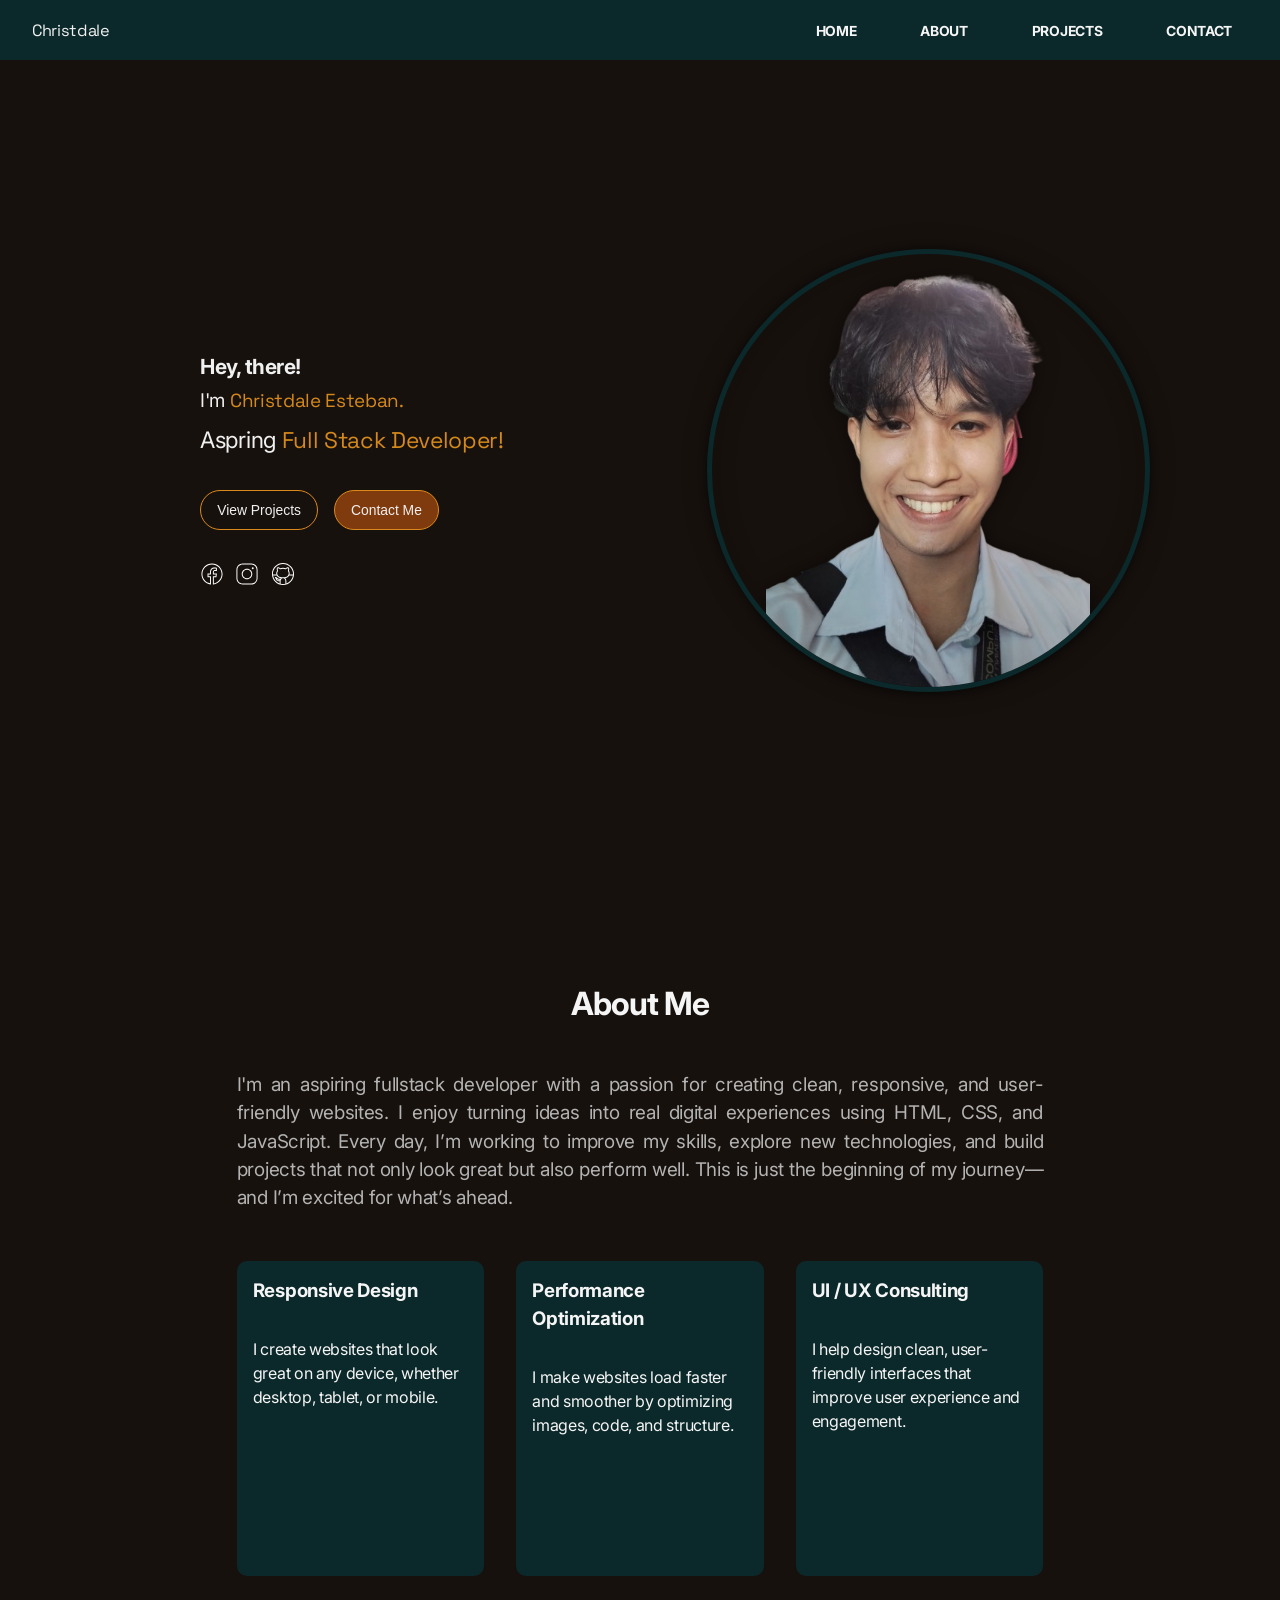
<file: index.html>
<<<<<<< HEAD
<!DOCTYPE html>
<html lang="en">
<head>
    <meta charset="UTF-8">
    <meta name="viewport" content="width=device-width, initial-scale=1.0">
    <title>Portfolio</title>
    <link rel="stylesheet" href="styles.css">
    <link rel="preconnect" href="https://fonts.googleapis.com">
    <link rel="preconnect" href="https://fonts.gstatic.com" crossorigin>
    <link href="https://fonts.googleapis.com/css2?family=Inter:wght@400;500;700&family=Space+Grotesk:wght@600&display=swap" rel="stylesheet">
    <script src="javascript.js" defer></script>
</head>
<body>
    <header class="primary-header">
        <div class="logo">
            <a href="homepage.html">Christdale</a>
        </div>

        <button id="mobile-menu-toggle" class="mobile-menu-toggle" aria-controls="sidebar"></button>
        <button id="mobile-close-toggle" class="mobile-close-toggle" aria-controls="sidebar"></button>

        <nav>
            <ul id="sidebar" class="sidebar">
                <li><a href="homepage.html">Home</a></li>
                <li><a href="about.html">About</a></li>
                <li><a href="projects.html">Projects</a></li>
                <li><a href="contact.html">Contact</a></li>
            </ul>
            <div class="sidebar-overlay"></div>
            <ul class="primary-navigation">
                <li><a href="homepage.html">Home</a></li>
                <li><a href="about.html">About</a></li>
                <li><a href="projects.html">Projects</a></li>
                <li><a href="contact.html">Contact</a></li>
            </ul>
        </nav>
    </header>
    <main>
        <section class="heropage">
            <div class="hero-container">
                <div class="card1">
                    <div class="hero-title">
                        <h1>Hey, there!</h1>
                        <p>I'm <span>Christdale Esteban.</span></p>
                        <p>Aspring <span>Full Stack Developer!</span></p>
                    </div>
                    <div class="hero-buttons">
                        <button>View Projects</button>
                        <button>Contact Me</button>
        
                    </div>
                    <div class="social-icons">
                        <a href="https://www.facebook.com/iamelaaad" target="_blank" aria-label="Facebook">
                            <img src="Icons/icons8-facebook.svg" alt="iacebook">
                        </a>
                        <a href="https://www.instagram.com/iamelaaad/" target="_blank" aria-label="Instagram">
                            <img src="Icons/icons8-instagram.svg" alt="instagram">
                        </a>
                        <a href="https://github.com/eladx" target="_blank" aria-label="Github">
                            <img src="Icons/icons8-github.svg" alt="github">
                        </a>
                    </div>
                </div>
                <div class="card2">
                    <div class="hero-image">
                        <img src="images/dalepicrmbg.png" alt="Profile Picture">
                    </div>
                </div>

            </div>
        </section>
        <section class="aboutme">
            <h2>About Me</h2>
            <div class="aboutme-container">
                <p>
                    I'm an aspiring fullstack developer with a passion for creating clean, responsive, and user-friendly websites. 
                    I enjoy turning ideas into real digital experiences using HTML, CSS, and JavaScript. Every day, I’m working to improve 
                    my skills, explore new technologies, and build projects that not only look great but also perform well. 
                    This is just the beginning of my journey—and I’m excited for what’s ahead.
                </p>
            </div>
            <div class="offer">
                <div class="offer-card">
                    <h3>Responsive Design</h3>
                    <p>I create websites that look great on any device, whether desktop, tablet, or mobile.</p>
                </div>
                <div class="offer-card">
                    <h3>Performance Optimization</h3>
                    <p>I make websites load faster and smoother by optimizing images, code, and structure.</p>
                </div>
                <div class="offer-card">
                    <h3>UI / UX Consulting</h3>
                    <p>I help design clean, user-friendly interfaces that improve user experience and engagement.</p>
                </div>
            </div>
        </section>
    </main>
</body>
</html>
<!-- End of Path: homepage.html -->
</file>
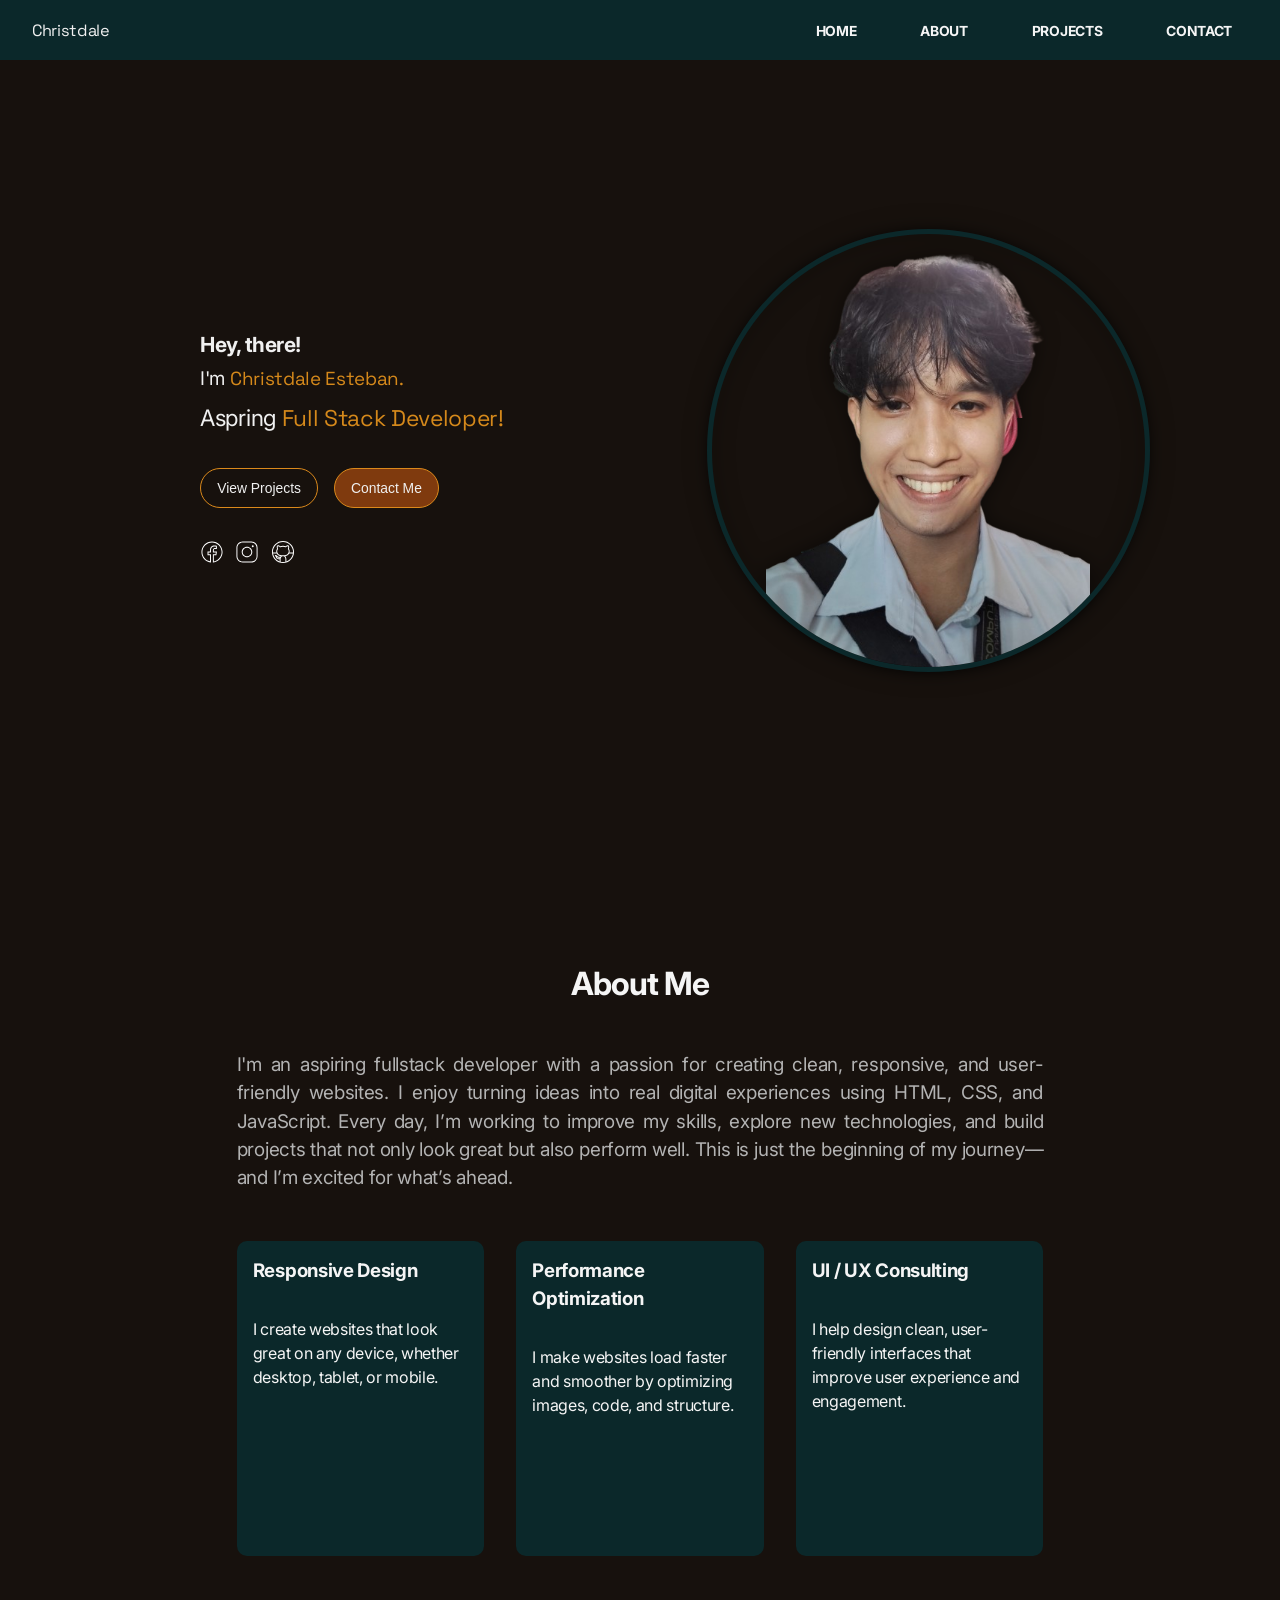
<file: homepage.html>
<!DOCTYPE html>
<html lang="en">
<head>
    <meta charset="UTF-8">
    <meta name="viewport" content="width=device-width, initial-scale=1.0">
    <title>Portfolio</title>
    <link rel="stylesheet" href="styles.css">
    <link rel="preconnect" href="https://fonts.googleapis.com">
    <link rel="preconnect" href="https://fonts.gstatic.com" crossorigin>
    <link href="https://fonts.googleapis.com/css2?family=Inter:wght@400;500;700&family=Space+Grotesk:wght@600&display=swap" rel="stylesheet">
    <script src="javascript.js" defer></script>
</head>
<body>
    <header class="primary-header">
        <div class="logo">
            <a href="homepage.html">Christdale</a>
        </div>

        <button id="mobile-menu-toggle" class="mobile-menu-toggle" aria-controls="sidebar"></button>
        <button id="mobile-close-toggle" class="mobile-close-toggle" aria-controls="sidebar"></button>

        <nav>
            <ul id="sidebar" class="sidebar">
                <li><a href="homepage.html">Home</a></li>
                <li><a href="about.html">About</a></li>
                <li><a href="projects.html">Projects</a></li>
                <li><a href="contact.html">Contact</a></li>
            </ul>
            <div class="sidebar-overlay"></div>
            <ul class="primary-navigation">
                <li><a href="homepage.html">Home</a></li>
                <li><a href="about.html">About</a></li>
                <li><a href="projects.html">Projects</a></li>
                <li><a href="contact.html">Contact</a></li>
            </ul>
        </nav>
    </header>
    <main>
        <section class="heropage">
            <div class="hero-container">
                <div class="card1">
                    <div class="hero-title">
                        <h1>Hey, there!</h1>
                        <p>I'm <span>Christdale Esteban.</span></p>
                        <p>Aspring <span>Full Stack Developer!</span></p>
                    </div>
                    <div class="hero-buttons">
                        <button>View Projects</button>
                        <button>Contact Me</button>
        
                    </div>
                    <div class="social-icons">
                        <a href="https://www.facebook.com/iamelaaad" target="_blank" aria-label="Facebook">
                            <img src="Icons/icons8-facebook.svg" alt="iacebook">
                        </a>
                        <a href="https://www.instagram.com/iamelaaad/" target="_blank" aria-label="Instagram">
                            <img src="Icons/icons8-instagram.svg" alt="instagram">
                        </a>
                        <a href="https://github.com/eladx" target="_blank" aria-label="Github">
                            <img src="Icons/icons8-github.svg" alt="github">
                        </a>
                    </div>
                </div>
                <div class="card2">
                    <div class="hero-image">
                        <img src="images/dalepicrmbg.png" alt="Profile Picture">
                    </div>
                </div>

            </div>
        </section>
        <section class="aboutme">
            <h2>About Me</h2>
            <div class="aboutme-container">
                <p>
                    I'm an aspiring fullstack developer with a passion for creating clean, responsive, and user-friendly websites. 
                    I enjoy turning ideas into real digital experiences using HTML, CSS, and JavaScript. Every day, I’m working to improve 
                    my skills, explore new technologies, and build projects that not only look great but also perform well. 
                    This is just the beginning of my journey—and I’m excited for what’s ahead.
                </p>
            </div>
            <div class="offer">
                <div class="offer-card">
                    <h3>Responsive Design</h3>
                    <p>I create websites that look great on any device, whether desktop, tablet, or mobile.</p>
                </div>
                <div class="offer-card">
                    <h3>Performance Optimization</h3>
                    <p>I make websites load faster and smoother by optimizing images, code, and structure.</p>
                </div>
                <div class="offer-card">
                    <h3>UI / UX Consulting</h3>
                    <p>I help design clean, user-friendly interfaces that improve user experience and engagement.</p>
                </div>
            </div>
        </section>
    </main>
</body>
</html>
</file>
<file: styles.css>
:root {
    --background-color: #17110D;
    --text-color: #f5f5f5;
    --primary-color: #0B282A;

    --primary: #DB891B;
    --secondary: #7F3A0E;
    --dark-accent: #542409;
    --background: #17110D;
    --section-bg: #0B282A;
    --cta: #148A88;
    --text-light: #F0F0F0;
    --text-muted: #B3B3B3;
}

* {
    margin: 0;
    padding: 0;
    box-sizing: border-box;
}

h1, h2 {
    letter-spacing: -0.03em;
    text-wrap: balance;
}

body {
    font-family: 'Inter', sans-serif;
    letter-spacing: -0.02em;
    background-color: var(--background-color);
    color: var(--text-color);
}



.primary-header {
    position: fixed;
    z-index: 5;
    top: 0;
    left: 0;
    right: 0;
    width: 100%;
    height: 60px;
    padding: 1em 2em;
    display: flex;
    align-items: center;
    justify-content: space-between;
    background-color: var(--primary-color);
}

.primary-header .logo a {
    color: var(--text-light);
    font-family: 'Space Grotesk', sans-serif;
    text-decoration: none;
    font-size: 0.75rem;
    font-size: clamp(0.75rem, 0.66rem + 0.44999999999999996vw, 1.2rem);
}

.mobile-menu-toggle {
    display: none;
}

.mobile-close-toggle {
    display: none;
}


.primary-navigation {
    display: flex;
    list-style-type: none;
    margin: 0;
    padding: 0;
    gap: 2rem;
}

.primary-navigation li {
    padding: 1rem;
    cursor: pointer;
}

.primary-navigation li a {
    color: var(--text-color);
    text-decoration: none;
    font-size: 0.67rem;
    font-size: clamp(0.67rem, 0.6040000000000001rem + 0.32999999999999996vw, 1rem);
    font-weight: 700;
    text-transform: uppercase;
}

.primary-navigation li:hover,
.primary-navigation li:focus {
    background-color: #D5891B;
}

.sidebar {
    display: none;
}

.heropage {
    width: 100%;
    height: 100dvh;
    display: flex;
    align-items: center;
    justify-content: center;
    z-index: 1;
}

.hero-container {
    width: 100%;
    padding-inline: 4em;
    display: grid;
    grid-template-columns: repeat(2, 1fr);
    z-index: 1;
    animation: slideIn 1s ease-out;
}

@keyframes slideIn {
    from {
        opacity: 0;
        transform: translateY(20px);
    }
    to {
        opacity: 1;
        transform: translateY(0);
    }

}

.card1, .card2 {
    width: 100%;
}

.card1 {
    display: grid;
    place-content: center;
    color: var(--text-light);
    padding: 1rem;
    gap: 2rem;
}

.card1 .hero-title{
    display: flex;
    justify-content: center;
    flex-direction: column;
    gap: .5em;
}

.card1 .hero-title span {
    font-family: 'Space Grotesk', sans-serif;
    color: #D5891B;
}

.card1 h1 {
    font-size: 1rem;
    font-size: clamp(1rem, 0.9rem + 0.5vw, 1.5rem);
}


.card1 p {
    font-size: 1rem;
    font-size: clamp(1rem, 0.94rem + 0.30000000000000004vw, 1.3rem);
    line-height: 1.5;
}


.card1 .hero-title :nth-child(3){
    margin-inline: auto;
    overflow: hidden;
    white-space: nowrap;
    border-right: 1px sodid;
    font-size: 1.3rem;
    font-size: clamp(1.3rem, 1.26rem + 0.19999999999999996vw, 1.5rem);
    animation: typing 1s steps(50) forwards,
    blink 1s step-end infinite;
}

@keyframes typing {
    from {
        width: 0;
    }
    to {
        width: 100%;
    }
}

@keyframes blink {
    50% {
        border-color: transparent;
    }
    
}

.card1 .hero-buttons {
    display: flex;
    gap: 1em;
    width: 100%;
    height: 100%;
}

.card1 .hero-buttons button {
    cursor: pointer;
    border: 1px solid var(--primary);
    border-radius: 40px;
    background-color: var(--secondary);
    color: var(--text-light);
    padding: .7rem 1rem;
    font-size: 0.67rem;
    font-size: clamp(0.67rem, 0.6040000000000001rem + 0.32999999999999996vw, 1rem);
}

.card1 .hero-buttons button:first-child {
    background-color: transparent;
}

.card1 .social-icons {
    display: flex;
    gap: .7em;
}

.card1 .social-icons a img{
    width: 1.5rem;
    height: auto;
    filter: invert(1);
}

.card2 {
    padding: 2rem;
    display: flex;
}

.hero-image {
    width: 100%;
    height: auto;
    display: flex;
    justify-content: center;
    align-items: center;
}

.hero-image img {
    max-width: 100%;
    height: auto;
    border-radius: 100%;
    object-fit: contain;
    box-shadow: 0 0 10px rgba(0, 0, 0, 0.5);
    filter: drop-shadow(0 0 10px rgba(0, 0, 0, 0.5));
    aspect-ratio: 1 / 1; /* Ensures the image maintains a square aspect ratio */
    object-fit: contain; /* Ensures the image covers the area without distortion */
    border: 5px solid var(--primary-color);
    z-index: 1;
}

.aboutme {
    display: flex;
    flex-direction: column;
    align-items: center;
    gap: 3rem;
    padding: 4rem;
    width: 100%;
    height: 80vh;
}

.aboutme h2 {
    font-size: 2rem;
}

.aboutme-container {
    display: flex;
    align-items: center;
    justify-content: center;
}

.aboutme-container p {
    font-size: 1rem;
    font-size: clamp(1rem, 0.94rem + 0.30000000000000004vw, 1.3rem);
    line-height: 1.5;
    color: var(--text-muted);
    width: 70%;
    text-align: justify;
}

.offer {
    display: grid;
    grid-template-columns: repeat(3, 1fr);
    gap: 2rem;
    width: 70%;
}

.offer-card {
    width: 100%;
    display: flex;
    flex-direction: column;
    gap: 2rem;
    padding: 1rem;
    background-color: var(--primary-color);
    border-radius: 10px;
    line-height: 1.5;
}

.offer:nth-child(3) {
    flex: 1;
}

@media (max-width: 1024px) {
    main {
        margin-inline: 0;
    }
    
    .heropage {
        padding-top: 120px;
        width: 100%;
        height: fit-content;
        display: flex;
        align-items: flex-start;
    }

    .card1 .subtext {
        width: 100%;
    }

    .card1, .card2 {
        width: 100%;
    }

    .hero-image img {
        width: 70%;
        height: auto;
    }
}

@media (max-width: 720px) {
    .primary-navigation {
        display: none;
    }


    .sidebar {
        position: fixed;
        z-index: 9999;
        display: flex; /* always flex, we'll hide it with transform */
        flex-direction: column;
        list-style: none;
        top: 60px;
        right: 0;
        padding: 1rem;
        gap: 2rem;
        width: 40%;
        height: 100vh;
        box-shadow: -5px 0 15px rgba(0, 0, 0, 0.4);
        background-color: rgba(20, 138, 136, 0.95); /* translucent cta color */
        transform: translateX(100%);
        transition: transform 0.3s ease-in-out;
    }

    /* Add this to your existing CSS */
    .sidebar.active {
        transform: translateX(0) !important;
    }

    /* Ensure buttons are properly styled */
    .mobile-menu-toggle,
    .mobile-close-toggle {
        background-size: contain !important;
        background-position: center !important;
        background-color: transparent !important;
        z-index: 10000;
    }

    /* Add overlay for better UX */
    .sidebar-overlay {
        position: fixed;
        top: 0;
        left: 0;
        width: 100%;
        height: 100%;
        background: rgba(0,0,0,0.5);
        z-index: 9998;
        display: none;
    }

    .sidebar.active ~ .sidebar-overlay {
        display: block;
    }


    .sidebar li a{
        color: var(--text-color);
        text-decoration: none;
        font-size: 0.67rem;
        font-size: clamp(0.67rem, 0.6040000000000001rem + 0.32999999999999996vw, 1rem);
        font-weight: 700;
        text-transform: uppercase;
        z-index: 9999;
    }

    .mobile-menu-toggle {
        display: block;
        position: absolute;
        top: 1rem;
        right: 2rem;
        cursor: pointer;
        background: url('Icons/icons8-hamburger-menu.svg');
        background-repeat: no-repeat;
        filter: invert(1);
        aspect-ratio: 1/1;
        width: 1.5rem;
        height: 1.5rem;
        border: 0;        
    }

    .mobile-close-toggle {
        display: none;
        position: absolute;
        top: 1rem;
        right: 2rem;
        cursor: pointer;
        background: url('Icons/close.svg');
        background-repeat: no-repeat;
        filter: invert(1);
        aspect-ratio: 1/1;
        width: 1.5rem;
        height: 1.5rem;
        border: 0;        
    }
}


@media (max-width: 720px) {
    .heropage {
        align-items: flex-start;
        justify-content: flex-start;
        height: fit-content;
    }
    
    .hero-container {
        display: grid;
        grid-template-columns: repeat(1fr);   
        height: fit-content;
    }

    .card1 {
        width: 100%;
        height: fit-content;
        place-content: flex-start;
    }

    .card1 .hero-title > * {
        width: 100%;
        height: 100%;
    }

    .card1 .hero-buttons > * {
        width: 100%;
        height: 100%;
    }

    .hero-image img {
        width: 80%;
        height: fit-content;
    }
}

@media (max-width: 540px) {
    .hero-container {
        grid-template-columns: 1fr;
    }

    .card2 {
        display: none;
    }
}
</file>
